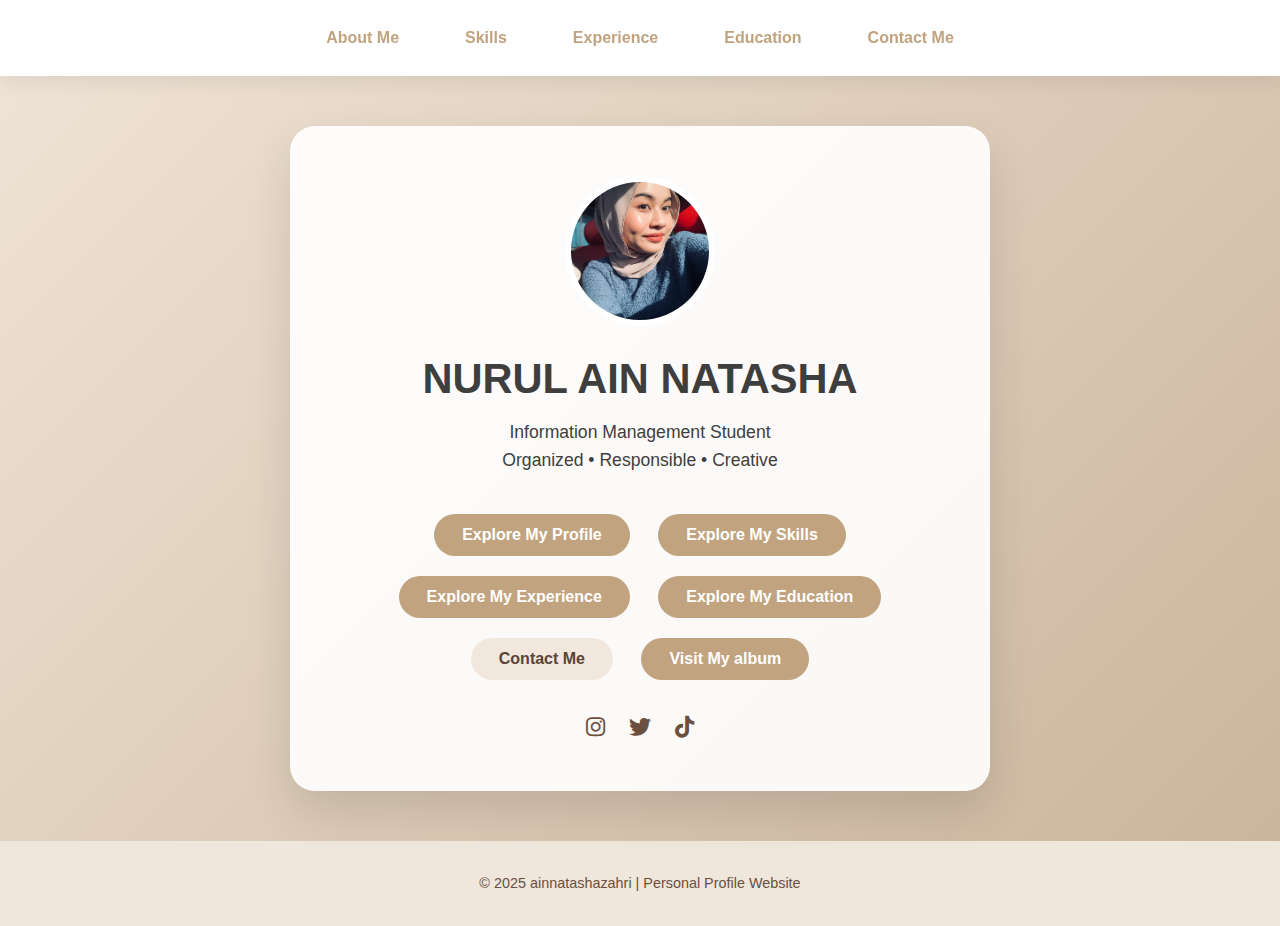
<file: index.html>
<!DOCTYPE html>
<html lang="en">
<head>
<meta charset="UTF-8">
<meta name="viewport" content="width=device-width, initial-scale=1.0">
<title>Welcome | Nurul Ain Natasha</title>

<!-- FONT AWESOME -->
<link rel="stylesheet" href="https://cdnjs.cloudflare.com/ajax/libs/font-awesome/6.5.0/css/all.min.css">

<style>
:root{
    --primary:#c1a37f;
    --secondary:#f1e7dc;
    --accent:#d6c2aa;
    --bg:#faf7f3;
    --card:#ffffff;
    --text:#3e3e3e;
}

*{
    box-sizing:border-box;
}

body{
    margin:0;
    font-family:'Segoe UI',sans-serif;
    background:var(--bg);
    color:var(--text);
}

/* NAVIGATION */
nav{
    position:sticky;
    top:0;
    background:#ffffff;
    box-shadow:0 5px 20px rgba(0,0,0,0.08);
    z-index:1000;
}

.nav-container{
    display:flex;
    justify-content:center;
    padding:15px 0;
    flex-wrap:wrap;
}

.nav-container a{
    text-decoration:none;
    color:var(--primary);
    margin:6px 15px;
    font-weight:600;
    padding:8px 18px;
    border-radius:25px;
    transition:0.3s;
}

.nav-container a:hover{
    background:var(--primary);
    color:white;
}

/* HERO SECTION */
.hero{
    min-height:85vh;
    display:flex;
    align-items:center;
    justify-content:center;
    text-align:center;
    background:linear-gradient(135deg,#efe3d5,#cbb59c);
    padding:40px 10%;
}

.hero-card{
    background:rgba(255,255,255,0.9);
    padding:50px 40px;
    border-radius:25px;
    box-shadow:0 20px 45px rgba(0,0,0,0.12);
    max-width:700px;
}

.hero img{
    width:150px;
    height:150px;
    border-radius:50%;
    object-fit:cover;
    border:6px solid white;
    margin-bottom:25px;
}

.hero h1{
    margin:0;
    font-size:2.6em;
}

.hero p{
    margin:15px 0 30px;
    font-size:1.1em;
    line-height:1.6;
}

/* BUTTONS */
.hero-buttons a{
    display:inline-block;
    margin:10px 12px;
    padding:12px 28px;
    background:var(--primary);
    color:white;
    text-decoration:none;
    border-radius:30px;
    font-weight:600;
    transition:0.3s;
}

.hero-buttons a.secondary{
    background:var(--secondary);
    color:#5a4435;
}

.hero-buttons a:hover{
    transform:translateY(-3px);
    opacity:0.9;
}

/* SOCIAL */
.social-links{
    margin-top:25px;
}

.social-links a{
    color:#6b4f3f;
    font-size:22px;
    margin:0 10px;
    transition:0.3s;
}

.social-links a:hover{
    opacity:0.6;
}

/* FOOTER */
footer{
    background:#efe6dc;
    text-align:center;
    padding:20px;
    font-size:0.9em;
    color:#6b4f3f;
}
</style>
</head>

<body>

<!-- NAVIGATION -->
<nav>
    <div class="nav-container">
        <a href="about.html">About Me</a>
        <a href="skills.html">Skills</a>
        <a href="experience.html">Experience</a>
        <a href="education.html">Education</a>
        <a href="contact.html">Contact Me</a>
    </div>
</nav>

<!-- HERO / FRONT PAGE -->
<section class="hero">
    <div class="hero-card">
        <img src="profile.jpg" alt="Profile Picture">

        <h1>NURUL AIN NATASHA</h1>
        <p>
        Information Management Student <br>
        Organized • Responsible • Creative
        </p>

        <div class="hero-buttons">
            <a href="about.html">Explore My Profile</a>
            <a href="skills.html">Explore My Skills</a>
            <a href="experience.html">Explore My Experience</a>
            <a href="education.html">Explore My Education</a>
            <a href="contact.html" class="secondary">Contact Me</a>
            <a href="gallery.html">Visit My album</a/a>
        </div>

        <div class="social-links">
            <a href="https://www.instagram.com/aainzhri" target="_blank"><i class="fab fa-instagram"></i></a>
            <a href="https://www.twitter.com/aainzhri" target="_blank"><i class="fab fa-twitter"></i></a>
            <a href="https://www.tiktok.com/herdaisy3" target="_blank"><i class="fab fa-tiktok"></i></a>
        </div>
    </div>
</section>

<footer>
<p>© 2025 ainnatashazahri | Personal Profile Website</p>
</footer>

</body>

</html>
</file>
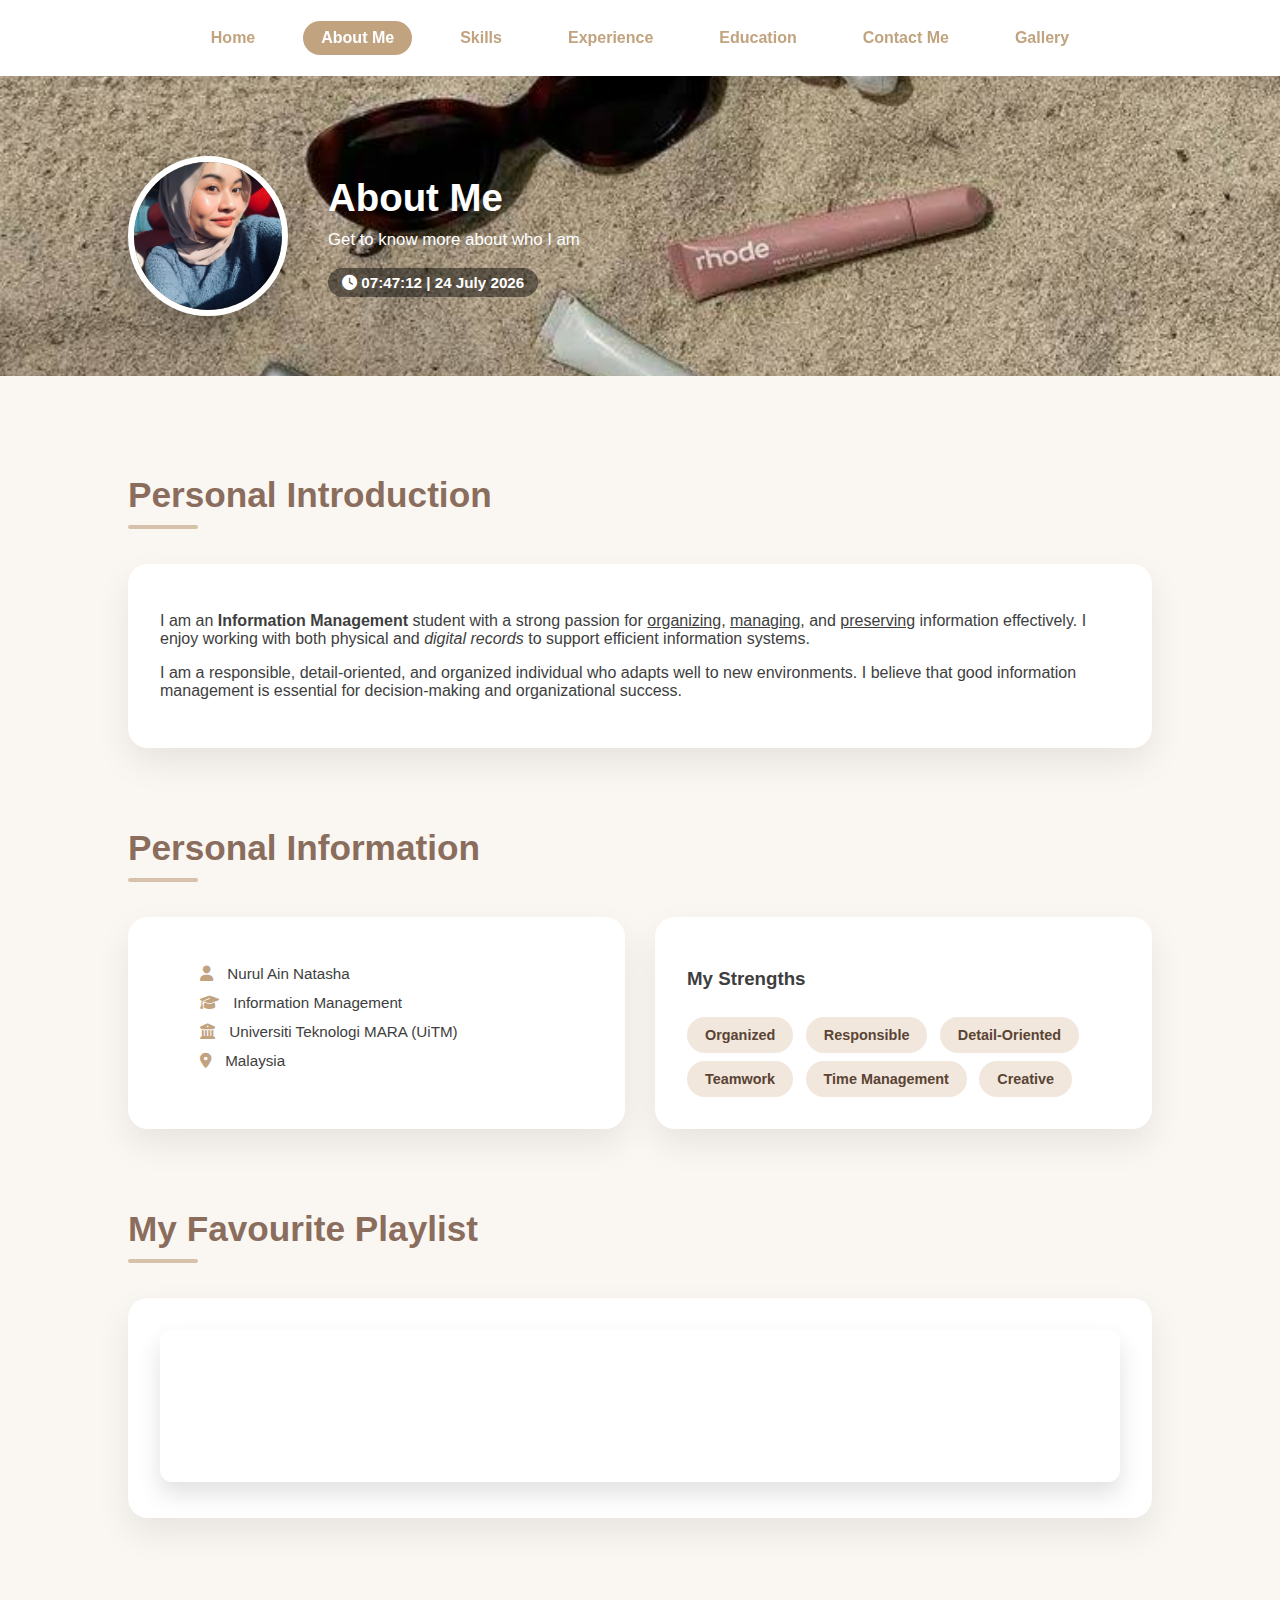
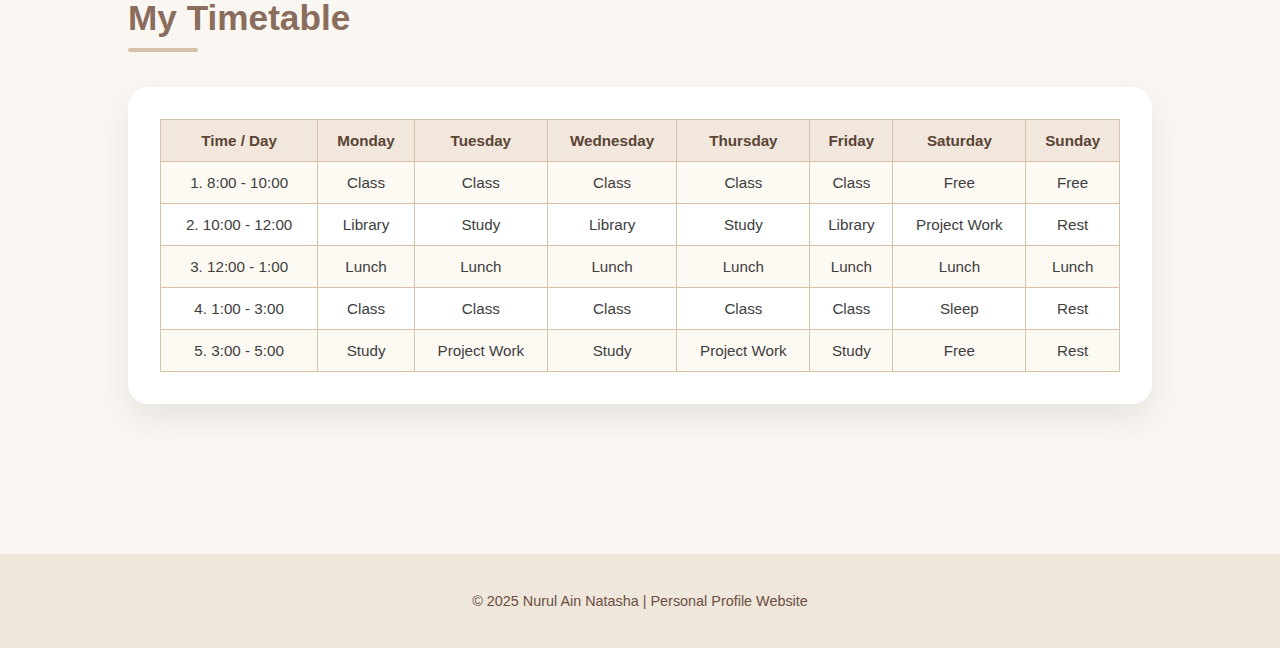
<file: about.html>
<!DOCTYPE html>
<html lang="en">
<head>
<meta charset="UTF-8">
<meta name="viewport" content="width=device-width, initial-scale=1.0">
<title>About Me | Nurul Ain Natasha</title>

<!-- FONT AWESOME -->
<link rel="stylesheet" href="https://cdnjs.cloudflare.com/ajax/libs/font-awesome/6.5.0/css/all.min.css">

<style>
:root{
    --primary:#c1a37f;
    --secondary:#f1e7dc;
    --accent:#d6c2aa;
    --bg:#faf7f3;
    --card:#ffffff;
    --text:#3e3e3e;
}

*{
    box-sizing:border-box;
}

body{
    margin:0;
    font-family:'Segoe UI',sans-serif;
    background:var(--bg);
    color:var(--text);
}

/* NAVIGATION */
nav{
    position:sticky;
    top:0;
    background:#ffffff;
    box-shadow:0 5px 20px rgba(0,0,0,0.08);
    z-index:1000;
}

.nav-container{
    display:flex;
    justify-content:center;
    padding:15px 0;
    flex-wrap:wrap;
}

.nav-container a{
    text-decoration:none;
    color:var(--primary);
    margin:6px 15px;
    font-weight:600;
    padding:8px 18px;
    border-radius:25px;
    transition:0.3s;
}

.nav-container a:hover,
.nav-container a.active{
    background:var(--primary);
    color:white;
}

/* HEADER */
header{
    position: relative;
    padding: 80px 10% 60px;
    color: white;
    background: url('background.jpg') center/cover no-repeat;
}

header::before{
    content: '';
    position: absolute;
    top:0;
    left:0;
    width:100%;
    height:100%;
}

.header-wrapper{
    display:flex;
    align-items:center;
    gap:40px;
    flex-wrap:wrap;
    position: relative;
    z-index: 1;
}

.header-wrapper img{
    width:160px;
    height:160px;
    border-radius:50%;
    object-fit:cover;
    border:6px solid white;
    box-shadow:0 15px 30px rgba(0,0,0,0.25);
}

.header-text h1{
    margin:0;
    font-size:2.4em;
}

.header-text p{
    margin:10px 0 18px;
    font-size:1.05em;
}

/* ===== TAMBAHAN CLOCK STYLE (SAHAJA) ===== */
.clock-date{
    font-size:0.95em;
    background:rgba(0,0,0,0.45);
    display:inline-block;
    padding:6px 14px;
    border-radius:20px;
    font-weight:600;
}
/* ======================================== */

/* MAIN */
main{
    padding:70px 10%;
}

/* SECTION */
.section{
    margin-bottom:80px;
}

.section-title{
    font-size:2.2em;
    color:#8a6d5c;
    margin-bottom:35px;
}

.section-title::after{
    content:'';
    width:70px;
    height:4px;
    background:var(--accent);
    display:block;
    margin-top:10px;
    border-radius:10px;
}

/* CARD */
.card{
    background:var(--card);
    padding:32px;
    border-radius:20px;
    box-shadow:0 15px 35px rgba(0,0,0,0.08);
}

/* GRID */
.grid{
    display:grid;
    grid-template-columns:repeat(auto-fit,minmax(260px,1fr));
    gap:30px;
}

/* INFO LIST */
.info-list li{
    list-style:none;
    margin-bottom:12px;
    font-size:0.95em;
}

.info-list i{
    color:var(--primary);
    margin-right:10px;
}

/* STRENGTH TAG */
.tags span{
    display:inline-block;
    background:var(--secondary);
    padding:10px 18px;
    border-radius:20px;
    margin:8px 8px 0 0;
    font-size:0.9em;
    font-weight:600;
    color:#5a4435;
}

/* PLAYLIST */
.playlist iframe{
    width:100%;
    height:152px;
    border:none;
    border-radius:12px;
    box-shadow:0 12px 25px rgba(0,0,0,0.12);
}

/* TIMETABLE */
.timetable table{
    width:100%;
    border-collapse:collapse;
}

.timetable th, .timetable td{
    border:1px solid #d6c2aa;
    padding:12px 10px;
    text-align:center;
    font-size:0.95em;
}

.timetable th{
    background:var(--secondary);
    color:#5a4435;
}

.timetable td{
    background:#fff;
}

.timetable tr:nth-child(even) td{
    background:#fdf9f3;
}

/* FOOTER */
footer{
    background:#efe6dc;
    text-align:center;
    padding:25px;
    font-size:0.9em;
    color:#6b4f3f;
}
</style>
</head>

<body>

<nav>
    <div class="nav-container">
        <a href="index.html">Home</a>
        <a href="about.html" class="active">About Me</a>
        <a href="skills.html">Skills</a>
        <a href="experience.html">Experience</a>
        <a href="education.html">Education</a>
        <a href="contact.html">Contact Me</a>
        <a href="gallery.html">Gallery</a>
    </div>
</nav>

<header>
<div class="header-wrapper">
    <img src="profile.jpg" alt="Profile Picture">
    <div class="header-text">
        <h1>About Me</h1>
        <p>Get to know more about who I am</p>

        <!-- TAMBAHAN CLOCK + DATE -->
        <div class="clock-date">
            <i class="fas fa-clock"></i>
            <span id="time"></span> |
            <span id="date"></span>
        </div>
    </div>
</div>
</header>

<main>

<section class="section">
<h2 class="section-title">Personal Introduction</h2>
<div class="card">
<p>
I am an <strong>Information Management</strong> student with a strong passion for 
<u>organizing</u>, <u>managing</u>, and <u>preserving</u> information effectively. 
I enjoy working with both physical and <em>digital records</em> to support efficient information systems.

</p>
<p>
I am a responsible, detail-oriented, and organized individual who adapts well
to new environments. I believe that good information management is essential
for decision-making and organizational success.
</p>
</div>
</section>

<section class="section">
<h2 class="section-title">Personal Information</h2>
<div class="grid">
    <div class="card">
        <ul class="info-list">
            <li><i class="fas fa-user"></i> Nurul Ain Natasha</li>
            <li><i class="fas fa-graduation-cap"></i> Information Management</li>
            <li><i class="fas fa-university"></i> Universiti Teknologi MARA (UiTM)</li>
            <li><i class="fas fa-map-marker-alt"></i> Malaysia</li>
        </ul>
    </div>

    <div class="card">
        <h3>My Strengths</h3>
        <div class="tags">
            <span>Organized</span>
            <span>Responsible</span>
            <span>Detail-Oriented</span>
            <span>Teamwork</span>
            <span>Time Management</span>
            <span>Creative</span>
        </div>
    </div>
</div>
</section>

<section class="section">
<h2 class="section-title">My Favourite Playlist</h2>
<div class="card playlist">
    <iframe src="https://open.spotify.com/embed/playlist/10SN5xomBNlO8tjuvLmrgP?utm_source=generator"
    loading="lazy"></iframe>
</div>
</section>

<section class="section">
<h2 class="section-title">My Timetable</h2>

<div class="card timetable">
<table>
    <tr>
        <th>Time / Day</th>
        <th>Monday</th>
        <th>Tuesday</th>
        <th>Wednesday</th>
        <th>Thursday</th>
        <th>Friday</th>
        <th>Saturday</th>
        <th>Sunday</th>
    </tr>
    <tr>
        <td>1. 8:00 - 10:00</td>
        <td>Class</td>
        <td>Class</td>
        <td>Class</td>
        <td>Class</td>
        <td>Class</td>
        <td>Free</td>
        <td>Free</td>
    </tr>
    <tr>
        <td>2. 10:00 - 12:00</td>
        <td>Library</td>
        <td>Study</td>
        <td>Library</td>
        <td>Study</td>
        <td>Library</td>
        <td>Project Work</td>
        <td>Rest</td>
    </tr>
    <tr>
        <td>3. 12:00 - 1:00</td>
        <td>Lunch</td>
        <td>Lunch</td>
        <td>Lunch</td>
        <td>Lunch</td>
        <td>Lunch</td>
        <td>Lunch</td>
        <td>Lunch</td>
    </tr>
    <tr>
        <td>4. 1:00 - 3:00</td>
        <td>Class</td>
        <td>Class</td>
        <td>Class</td>
        <td>Class</td>
        <td>Class</td>
        <td>Sleep</td>
        <td>Rest</td>
    </tr>
    <tr>
        <td>5. 3:00 - 5:00</td>
        <td>Study</td>
        <td>Project Work</td>
        <td>Study</td>
        <td>Project Work</td>
        <td>Study</td>
        <td>Free</td>
        <td>Rest</td>
    </tr>
</table>
</div>
</section>

</main>

<footer>
<p>© 2025 Nurul Ain Natasha | Personal Profile Website</p>
</footer>

<!-- SCRIPT CLOCK (SAHAJA) -->
<script>
function updateClock(){
    const now = new Date();
    document.getElementById("time").innerHTML = now.toLocaleTimeString('en-GB');
    document.getElementById("date").innerHTML = now.toLocaleDateString('en-GB',{
        day:'numeric',
        month:'long',
        year:'numeric'
    });
}
setInterval(updateClock,1000);
updateClock();
</script>

</body>
</html>
</file>
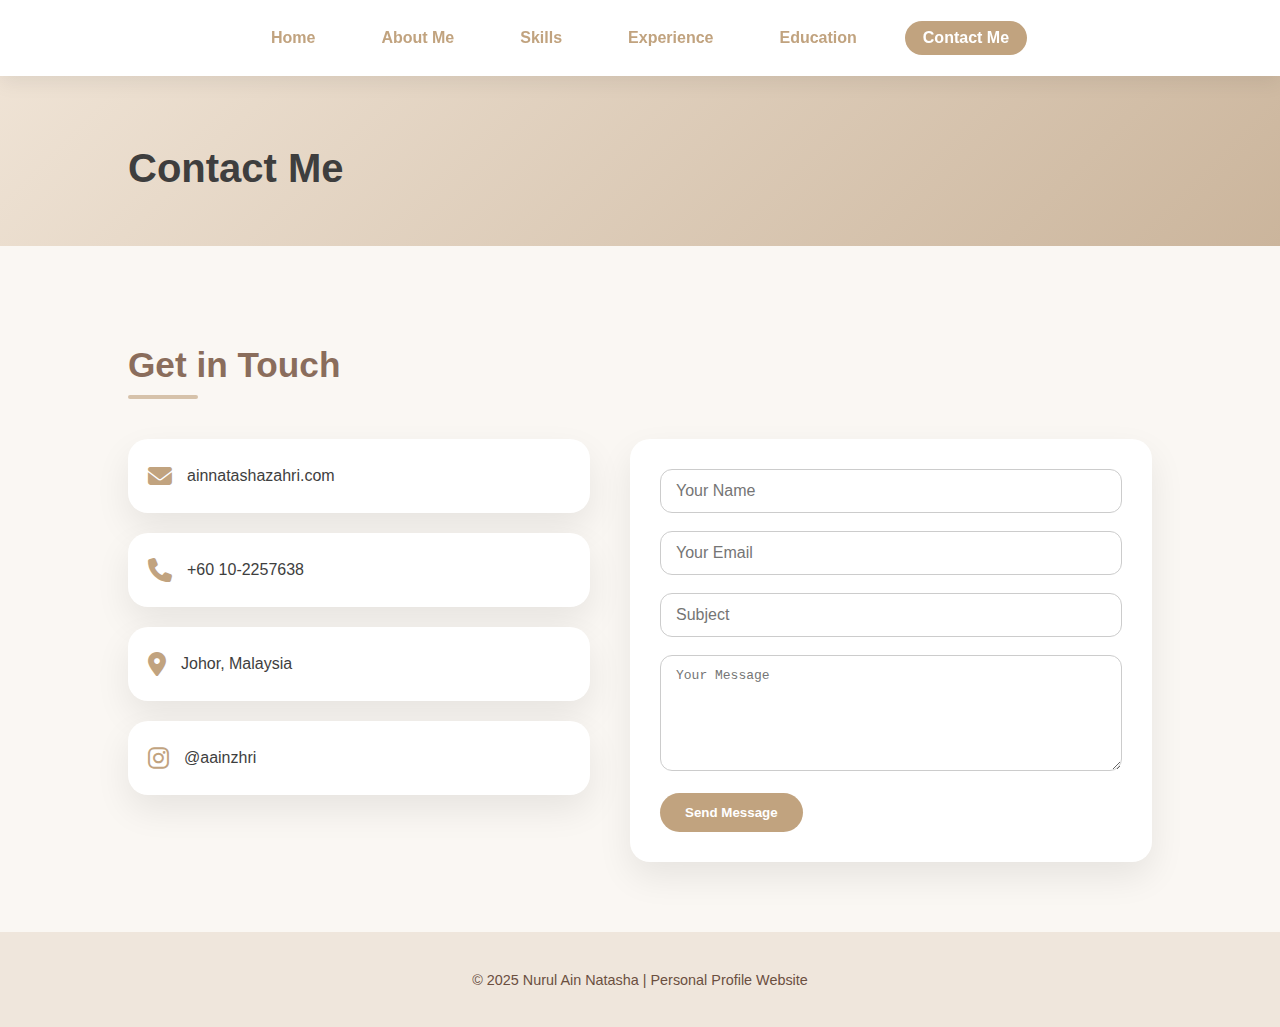
<file: contact.html>
<!DOCTYPE html>
<html lang="en">
<head>
<meta charset="UTF-8">
<meta name="viewport" content="width=device-width, initial-scale=1.0">
<title>Contact Me | Nurul Ain Natasha</title>

<!-- FONT AWESOME -->
<link rel="stylesheet" href="https://cdnjs.cloudflare.com/ajax/libs/font-awesome/6.5.0/css/all.min.css">

<style>
:root{
    --primary:#c1a37f;
    --secondary:#f1e7dc;
    --accent:#d6c2aa;
    --bg:#faf7f3;
    --card:#ffffff;
    --text:#3e3e3e;
}

*{
    box-sizing:border-box;
}

body{
    margin:0;
    font-family:'Segoe UI',sans-serif;
    background:var(--bg);
    color:var(--text);
}

/* NAVIGATION */
nav{
    position:sticky;
    top:0;
    background:#ffffff;
    box-shadow:0 5px 20px rgba(0,0,0,0.08);
    z-index:1000;
}

.nav-container{
    display:flex;
    justify-content:center;
    padding:15px 0;
    flex-wrap:wrap;
}

.nav-container a{
    text-decoration:none;
    color:var(--primary);
    margin:6px 15px;
    font-weight:600;
    padding:8px 18px;
    border-radius:25px;
    transition:0.3s;
}

.nav-container a:hover,
.nav-container a.active{
    background:var(--primary);
    color:white;
}

/* HEADER */
header{
    background:linear-gradient(135deg,#efe3d5,#cbb59c);
    padding:70px 10% 55px;
}

header h1{
    margin:0;
    font-size:2.5em;
}

/* MAIN */
main{
    padding:70px 10%;
}

/* SECTION TITLE */
.section-title{
    font-size:2.2em;
    color:#8a6d5c;
    margin-bottom:40px;
}

.section-title::after{
    content:'';
    width:70px;
    height:4px;
    background:var(--accent);
    display:block;
    margin-top:10px;
    border-radius:10px;
}

/* CONTACT CONTAINER */
.contact-container{
    display:flex;
    gap:40px;
    flex-wrap:wrap;
}

/* CONTACT INFO */
.contact-info{
    flex:1;
    min-width:280px;
}

.contact-info div{
    background:var(--card);
    padding:25px 20px;
    border-radius:20px;
    box-shadow:0 15px 35px rgba(0,0,0,0.08);
    margin-bottom:20px;
    display:flex;
    align-items:center;
    gap:15px;
}

.contact-info div i{
    font-size:1.5em;
    color:var(--primary);
}

/* CONTACT FORM */
.contact-form{
    flex:1;
    min-width:280px;
    background:var(--card);
    padding:30px;
    border-radius:20px;
    box-shadow:0 15px 35px rgba(0,0,0,0.08);
}

.contact-form input,
.contact-form textarea{
    width:100%;
    padding:12px 15px;
    margin-bottom:18px;
    border:1px solid #ccc;
    border-radius:12px;
    font-size:1em;
}

.contact-form button{
    padding:12px 25px;
    background:var(--primary);
    color:white;
    border:none;
    border-radius:25px;
    font-weight:600;
    cursor:pointer;
    transition:0.3s;
}

.contact-form button:hover{
    opacity:0.9;
}

/* FOOTER */
footer{
    background:#efe6dc;
    text-align:center;
    padding:25px;
    font-size:0.9em;
    color:#6b4f3f;
}
</style>
</head>

<body>

<!-- NAVIGATION -->
<nav>
    <div class="nav-container">
        <a href="index.html">Home</a>
        <a href="about.html">About Me</a>
        <a href="skills.html">Skills</a>
        <a href="experience.html">Experience</a>
        <a href="education.html">Education</a>
        <a href="contact.html" class="active">Contact Me</a>
    </div>
</nav>

<!-- HEADER -->
<header>
    <h1>Contact Me</h1>
</header>

<!-- MAIN -->
<main>

<h2 class="section-title">Get in Touch</h2>

<div class="contact-container">

    <!-- CONTACT INFO -->
    <div class="contact-info">
        <div>
            <i class="fas fa-envelope"></i>
            <span>ainnatashazahri.com</span>
        </div>
        <div>
            <i class="fas fa-phone"></i>
            <span>+60 10-2257638</span>
        </div>
        <div>
            <i class="fas fa-map-marker-alt"></i>
            <span>Johor, Malaysia</span>
        </div>
        <div>
            <i class="fab fa-instagram"></i>
            <span>@aainzhri</span>
        </div>
    </div>

    <!-- CONTACT FORM -->
    <div class="contact-form">
        <form action="#" method="post">
            <input type="text" name="name" placeholder="Your Name" required>
            <input type="email" name="email" placeholder="Your Email" required>
            <input type="text" name="subject" placeholder="Subject" required>
            <textarea name="message" rows="6" placeholder="Your Message" required></textarea>
            <button type="submit">Send Message</button>
        </form>
    </div>

</div>

</main>

<footer>
<p>© 2025 Nurul Ain Natasha | Personal Profile Website</p>
</footer>

</body>
</html>
</file>
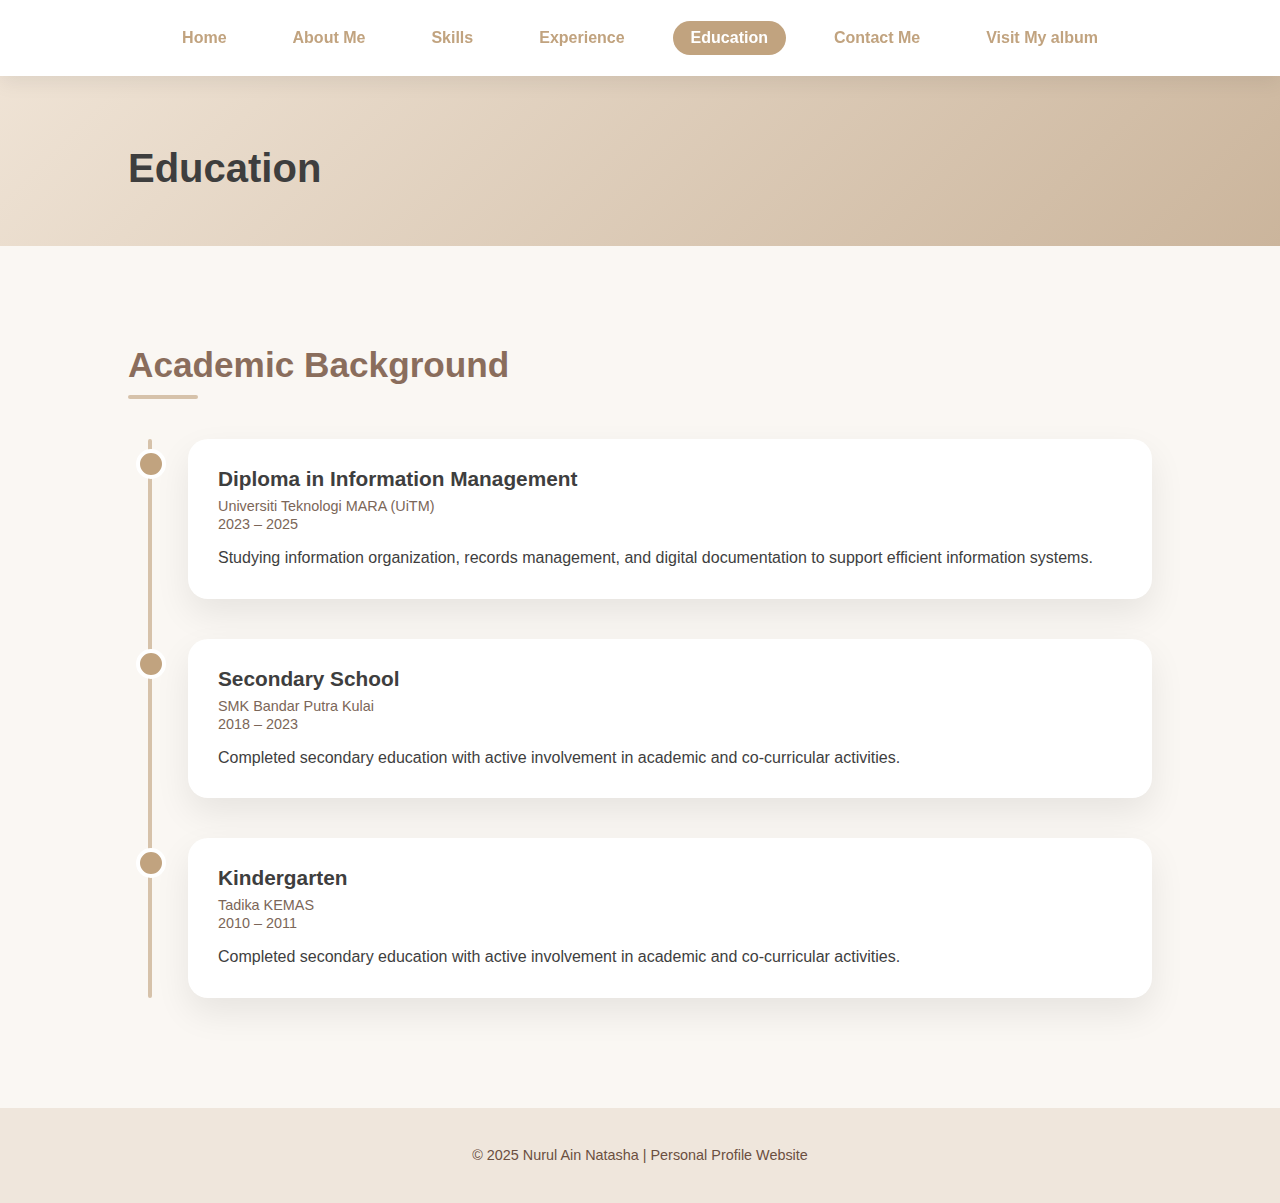
<file: education.html>
<!DOCTYPE html>
<html lang="en">
<head>
<meta charset="UTF-8">
<meta name="viewport" content="width=device-width, initial-scale=1.0">
<title>Education | Nurul Ain Natasha</title>

<!-- FONT AWESOME -->
<link rel="stylesheet" href="https://cdnjs.cloudflare.com/ajax/libs/font-awesome/6.5.0/css/all.min.css">

<style>
:root{
    --primary:#c1a37f;
    --secondary:#f1e7dc;
    --accent:#d6c2aa;
    --bg:#faf7f3;
    --card:#ffffff;
    --text:#3e3e3e;
}

*{
    box-sizing:border-box;
}

body{
    margin:0;
    font-family:'Segoe UI',sans-serif;
    background:var(--bg);
    color:var(--text);
}

/* NAVIGATION */
nav{
    position:sticky;
    top:0;
    background:#ffffff;
    box-shadow:0 5px 20px rgba(0,0,0,0.08);
    z-index:1000;
}

.nav-container{
    display:flex;
    justify-content:center;
    padding:15px 0;
    flex-wrap:wrap;
}

.nav-container a{
    text-decoration:none;
    color:var(--primary);
    margin:6px 15px;
    font-weight:600;
    padding:8px 18px;
    border-radius:25px;
    transition:0.3s;
}

.nav-container a:hover,
.nav-container a.active{
    background:var(--primary);
    color:white;
}

/* HEADER */
header{
    background:linear-gradient(135deg,#efe3d5,#cbb59c);
    padding:70px 10% 55px;
}

header h1{
    margin:0;
    font-size:2.5em;
}

/* MAIN */
main{
    padding:70px 10%;
}

/* SECTION */
.section-title{
    font-size:2.2em;
    color:#8a6d5c;
    margin-bottom:40px;
}

.section-title::after{
    content:'';
    width:70px;
    height:4px;
    background:var(--accent);
    display:block;
    margin-top:10px;
    border-radius:10px;
}

/* TIMELINE */
.timeline{
    position:relative;
    margin-left:20px;
}

.timeline::before{
    content:'';
    position:absolute;
    left:0;
    top:0;
    width:4px;
    height:100%;
    background:var(--accent);
    border-radius:10px;
}

.timeline-item{
    position:relative;
    padding-left:40px;
    margin-bottom:40px;
}

.timeline-item::before{
    content:'';
    position:absolute;
    left:-12px;
    top:10px;
    width:22px;
    height:22px;
    background:var(--primary);
    border-radius:50%;
    border:4px solid white;
}

/* CARD */
.card{
    background:var(--card);
    padding:28px 30px;
    border-radius:20px;
    box-shadow:0 15px 35px rgba(0,0,0,0.08);
}

.card h3{
    margin-top:0;
    margin-bottom:6px;
    font-size:1.3em;
}

.card span{
    font-size:0.9em;
    color:#7b6658;
}

.card p{
    margin:12px 0 0;
    line-height:1.6;
}

/* FOOTER */
footer{
    background:#efe6dc;
    text-align:center;
    padding:25px;
    font-size:0.9em;
    color:#6b4f3f;
}
</style>
</head>

<body>

<!-- NAVIGATION -->
<nav>
    <div class="nav-container">
        <a href="index.html">Home</a>
        <a href="about.html">About Me</a>
        <a href="skills.html">Skills</a>
        <a href="experience.html">Experience</a>
        <a href="education.html" class="active">Education</a>
        <a href="contact.html">Contact Me</a>
        <a href="gallery.html">Visit My album</a>
    </div>
</nav>

<!-- HEADER -->
<header>
    <h1>Education</h1>
</header>

<!-- MAIN -->
<main>

<h2 class="section-title">Academic Background</h2>

<div class="timeline">

    <div class="timeline-item">
        <div class="card">
            <h3>Diploma in Information Management</h3>
            <span>Universiti Teknologi MARA (UiTM)</span><br>
            <span>2023 – 2025</span>
            <p>
            Studying information organization, records management, and digital
            documentation to support efficient information systems.
            </p>
        </div>
    </div>

    
    <div class="timeline-item">
        <div class="card">
            <h3>Secondary School</h3>
            <span>SMK Bandar Putra Kulai</span><br>
            <span>2018 – 2023</span>
            <p>
            Completed secondary education with active involvement in academic
            and co-curricular activities.
            </p>
        </div>
    </div>

<div class="timeline-item">
        <div class="card">
            <h3>Kindergarten</h3>
            <span>Tadika KEMAS</span><br>
            <span>2010 – 2011</span>
            <p>
            Completed secondary education with active involvement in academic
            and co-curricular activities.
            </p>
        </div>
    </div>
</div>

</main>

<footer>
<p>© 2025 Nurul Ain Natasha | Personal Profile Website</p>
</footer>

</body>
</html>
</file>
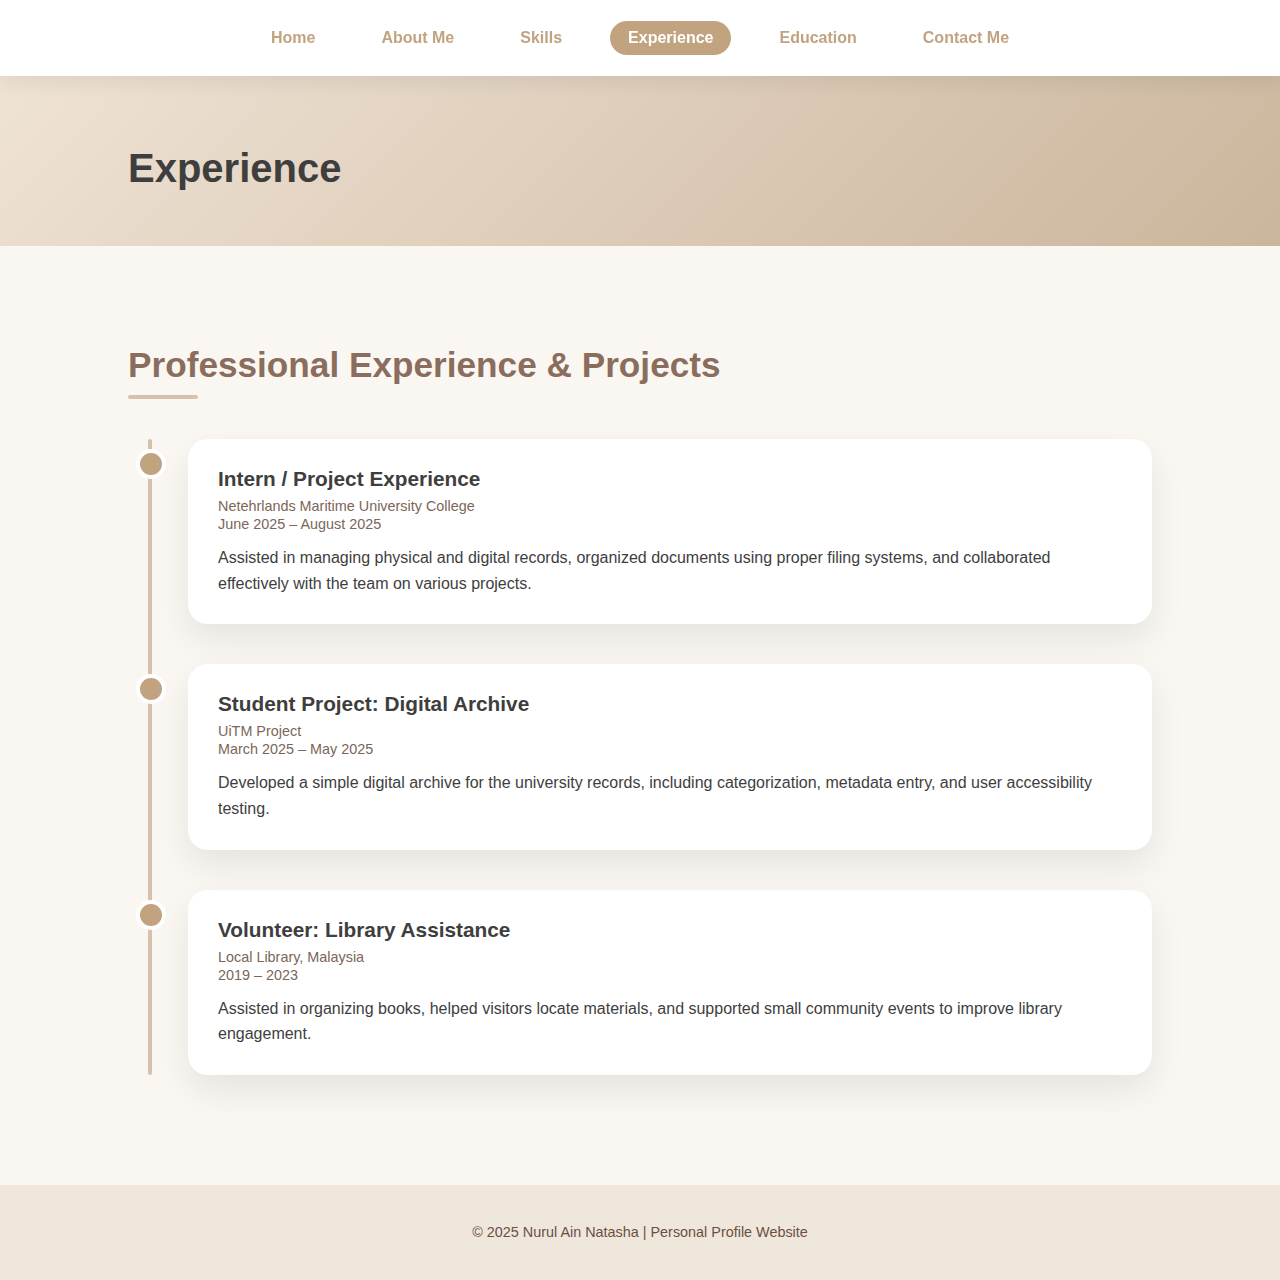
<file: experience.html>
<!DOCTYPE html>
<html lang="en">
<head>
<meta charset="UTF-8">
<meta name="viewport" content="width=device-width, initial-scale=1.0">
<title>Experience | Nurul Ain Natasha</title>

<!-- FONT AWESOME -->
<link rel="stylesheet" href="https://cdnjs.cloudflare.com/ajax/libs/font-awesome/6.5.0/css/all.min.css">

<style>
:root{
    --primary:#c1a37f;
    --secondary:#f1e7dc;
    --accent:#d6c2aa;
    --bg:#faf7f3;
    --card:#ffffff;
    --text:#3e3e3e;
}

*{
    box-sizing:border-box;
}

body{
    margin:0;
    font-family:'Segoe UI',sans-serif;
    background:var(--bg);
    color:var(--text);
}

/* NAVIGATION */
nav{
    position:sticky;
    top:0;
    background:#ffffff;
    box-shadow:0 5px 20px rgba(0,0,0,0.08);
    z-index:1000;
}

.nav-container{
    display:flex;
    justify-content:center;
    padding:15px 0;
    flex-wrap:wrap;
}

.nav-container a{
    text-decoration:none;
    color:var(--primary);
    margin:6px 15px;
    font-weight:600;
    padding:8px 18px;
    border-radius:25px;
    transition:0.3s;
}

.nav-container a:hover,
.nav-container a.active{
    background:var(--primary);
    color:white;
}

/* HEADER */
header{
    background:linear-gradient(135deg,#efe3d5,#cbb59c);
    padding:70px 10% 55px;
}

header h1{
    margin:0;
    font-size:2.5em;
}

/* MAIN */
main{
    padding:70px 10%;
}

/* SECTION TITLE */
.section-title{
    font-size:2.2em;
    color:#8a6d5c;
    margin-bottom:40px;
}

.section-title::after{
    content:'';
    width:70px;
    height:4px;
    background:var(--accent);
    display:block;
    margin-top:10px;
    border-radius:10px;
}

/* TIMELINE */
.timeline{
    position:relative;
    margin-left:20px;
}

.timeline::before{
    content:'';
    position:absolute;
    left:0;
    top:0;
    width:4px;
    height:100%;
    background:var(--accent);
    border-radius:10px;
}

.timeline-item{
    position:relative;
    padding-left:40px;
    margin-bottom:40px;
}

.timeline-item::before{
    content:'';
    position:absolute;
    left:-12px;
    top:10px;
    width:22px;
    height:22px;
    background:var(--primary);
    border-radius:50%;
    border:4px solid white;
}

/* CARD */
.card{
    background:var(--card);
    padding:28px 30px;
    border-radius:20px;
    box-shadow:0 15px 35px rgba(0,0,0,0.08);
}

.card h3{
    margin-top:0;
    margin-bottom:6px;
    font-size:1.3em;
}

.card span{
    font-size:0.9em;
    color:#7b6658;
}

.card p{
    margin:12px 0 0;
    line-height:1.6;
}

/* FOOTER */
footer{
    background:#efe6dc;
    text-align:center;
    padding:25px;
    font-size:0.9em;
    color:#6b4f3f;
}
</style>
</head>

<body>

<!-- NAVIGATION -->
<nav>
    <div class="nav-container">
        <a href="index.html">Home</a>
        <a href="about.html">About Me</a>
        <a href="skills.html">Skills</a>
        <a href="experience.html" class="active">Experience</a>
        <a href="education.html">Education</a>
        <a href="contact.html">Contact Me</a>
    </div>
</nav>

<!-- HEADER -->
<header>
    <h1>Experience</h1>
</header>

<!-- MAIN -->
<main>

<h2 class="section-title">Professional Experience & Projects</h2>

<div class="timeline">

    <div class="timeline-item">
        <div class="card">
            <h3>Intern / Project Experience</h3>
            <span>Netehrlands Maritime University College</span><br>
            <span>June 2025 – August 2025</span>
            <p>
            Assisted in managing physical and digital records, organized documents 
            using proper filing systems, and collaborated effectively with the team 
            on various projects.
            </p>
        </div>
    </div>

    <div class="timeline-item">
        <div class="card">
            <h3>Student Project: Digital Archive</h3>
            <span>UiTM Project</span><br>
            <span>March 2025 – May 2025</span>
            <p>
            Developed a simple digital archive for the university records, including 
            categorization, metadata entry, and user accessibility testing.
            </p>
        </div>
    </div>

    <div class="timeline-item">
        <div class="card">
            <h3>Volunteer: Library Assistance</h3>
            <span>Local Library, Malaysia</span><br>
            <span>2019 – 2023</span>
            <p>
            Assisted in organizing books, helped visitors locate materials, and 
            supported small community events to improve library engagement.
            </p>
        </div>
    </div>

</div>

</main>

<footer>
<p>© 2025 Nurul Ain Natasha | Personal Profile Website</p>
</footer>

</body>
</html>
</file>
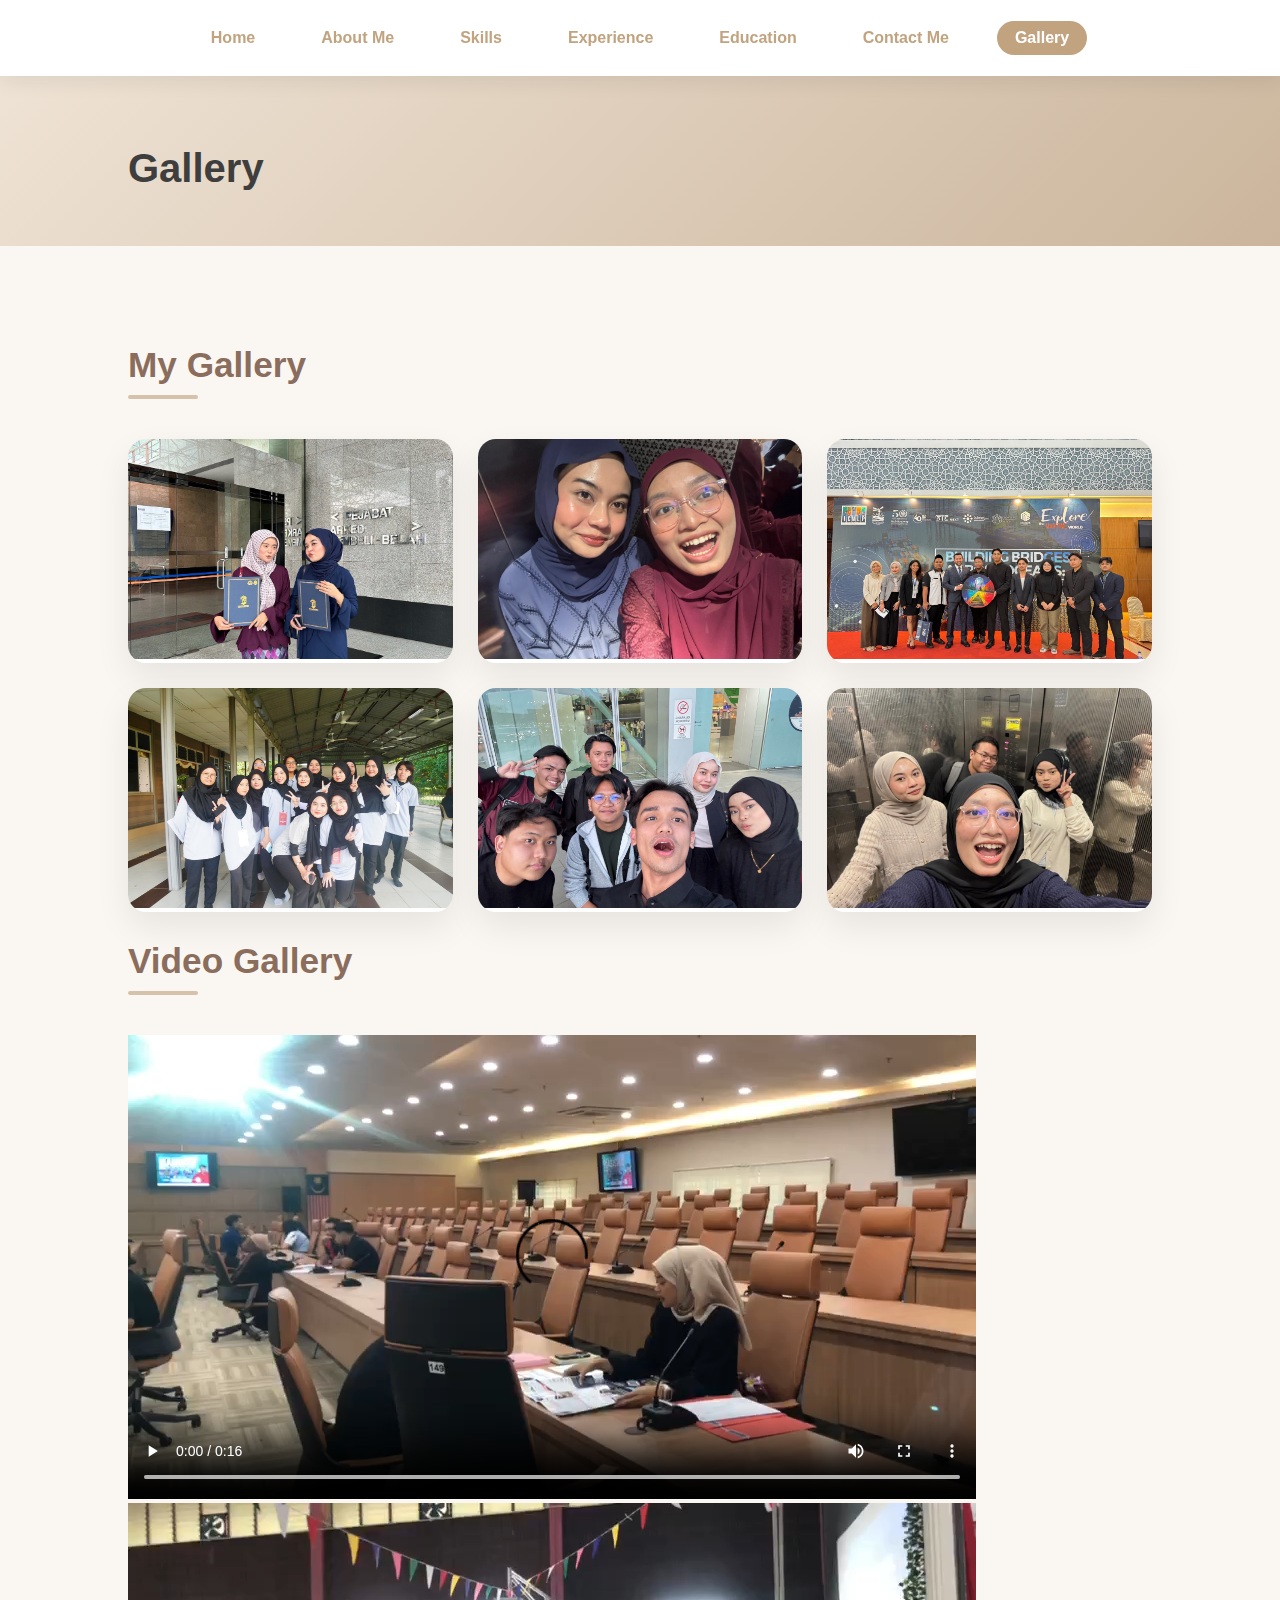
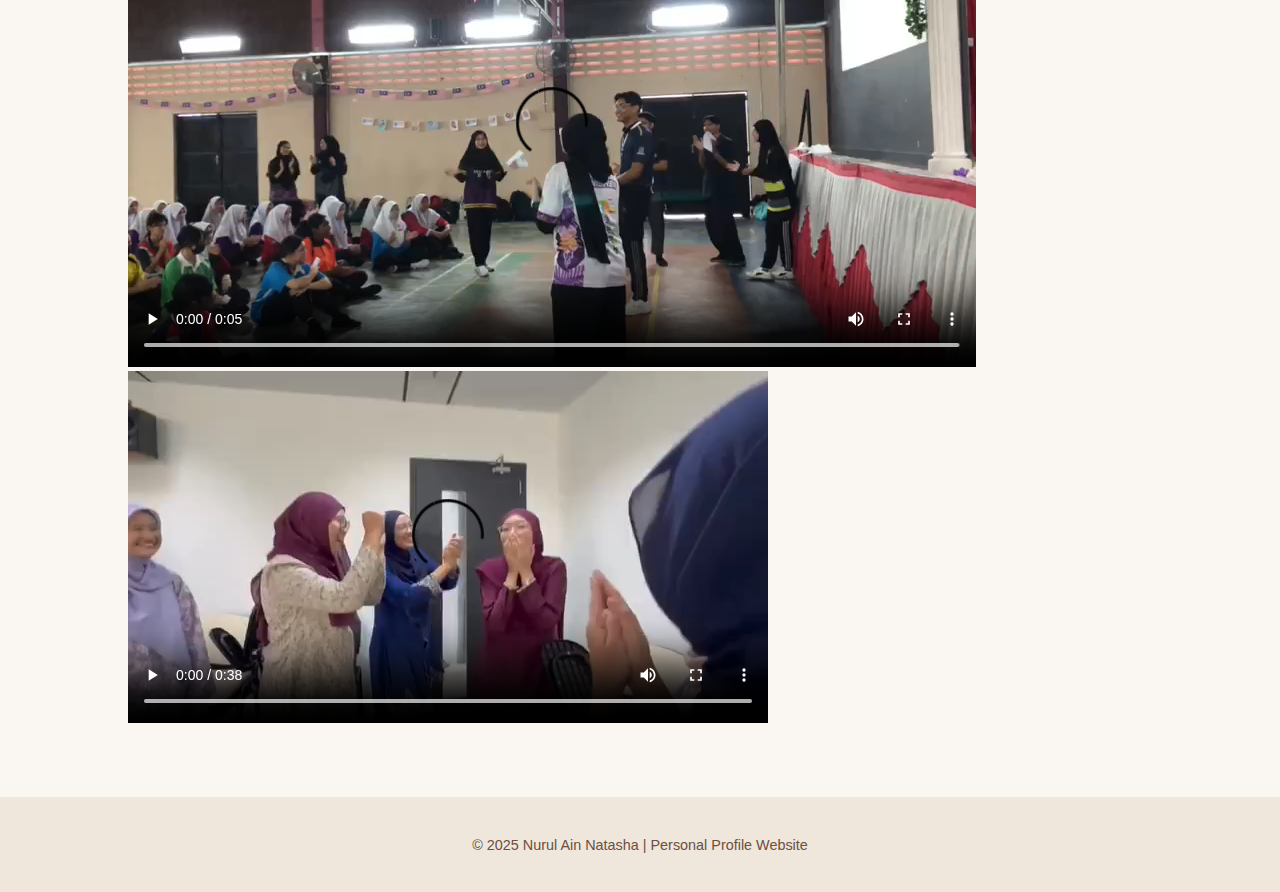
<file: gallery.html>
<!DOCTYPE html>
<html lang="en">
<head>
<meta charset="UTF-8">
<meta name="viewport" content="width=device-width, initial-scale=1.0">
<title>Gallery | Nurul Ain Natasha</title>

<!-- FONT AWESOME -->
<link rel="stylesheet" href="https://cdnjs.cloudflare.com/ajax/libs/font-awesome/6.5.0/css/all.min.css">

<style>
:root{
    --primary:#c1a37f;
    --secondary:#f1e7dc;
    --accent:#d6c2aa;
    --bg:#faf7f3;
    --card:#ffffff;
    --text:#3e3e3e;
}

*{
    box-sizing:border-box;
}

body{
    margin:0;
    font-family:'Segoe UI',sans-serif;
    background:var(--bg);
    color:var(--text);
}

/* NAVIGATION */
nav{
    position:sticky;
    top:0;
    background:#ffffff;
    box-shadow:0 5px 20px rgba(0,0,0,0.08);
    z-index:1000;
}

.nav-container{
    display:flex;
    justify-content:center;
    padding:15px 0;
    flex-wrap:wrap;
}

.nav-container a{
    text-decoration:none;
    color:var(--primary);
    margin:6px 15px;
    font-weight:600;
    padding:8px 18px;
    border-radius:25px;
    transition:0.3s;
}

.nav-container a:hover,
.nav-container a.active{
    background:var(--primary);
    color:white;
}

/* HEADER */
header{
    background:linear-gradient(135deg,#efe3d5,#cbb59c);
    padding:70px 10% 55px;
}

header h1{
    margin:0;
    font-size:2.5em;
}

/* MAIN */
main{
    padding:70px 10%;
}

/* SECTION TITLE */
.section-title{
    font-size:2.2em;
    color:#8a6d5c;
    margin-bottom:40px;
}

.section-title::after{
    content:'';
    width:70px;
    height:4px;
    background:var(--accent);
    display:block;
    margin-top:10px;
    border-radius:10px;
}

/* GALLERY GRID */
.grid{
    display:grid;
    grid-template-columns:repeat(auto-fit,minmax(250px,1fr));
    gap:25px;
}

/* GALLERY CARD */
.gallery-card{
    background:var(--card);
    border-radius:18px;
    overflow:hidden;
    box-shadow:0 15px 35px rgba(0,0,0,0.08);
    transition:0.3s;
}

.gallery-card img{
    width:100%;
    height:220px;
    object-fit:cover;
    transition:0.4s;
}

.gallery-card img:hover{
    transform:scale(1.08);
}

/* FOOTER */
footer{
    background:#efe6dc;
    text-align:center;
    padding:25px;
    font-size:0.9em;
    color:#6b4f3f;
}
</style>
</head>

<body>

<!-- NAVIGATION -->
<nav>
    <div class="nav-container">
        <a href="index.html">Home</a>
        <a href="about.html">About Me</a>
        <a href="skills.html">Skills</a>
        <a href="experience.html">Experience</a>
        <a href="education.html">Education</a>
        <a href="contact.html">Contact Me</a>
        <a href="gallery.html" class="active">Gallery</a>
    </div>
</nav>

<!-- HEADER -->
<header>
<h1>Gallery</h1>
</header>

<!-- MAIN -->
<main>

<section class="section">
<h2 class="section-title">My Gallery</h2>

<div class="grid gallery">
    <div class="gallery-card">
        <img src="img4.jpg" alt="Gallery Image 1">
    </div>
    <div class="gallery-card">
        <img src="img5.jpg" alt="Gallery Image 2">
    </div>
    <div class="gallery-card">
        <img src="img6.jpg" alt="Gallery Image 3">
    </div>
    <div class="gallery-card">
        <img src="img7.jpg" alt="Gallery Image 4">
    </div>
    <div class="gallery-card">
        <img src="img8.jpg" alt="Gallery Image 5">
    </div>
    <div class="gallery-card">
        <img src="img9.jpg" alt="Gallery Image 6">
    </div>
</div>
<!-- VIDEO GALLERY -->
<section class="section">
<h2 class="section-title">Video Gallery</h2>

<div class="video-grid">
    <div class="video-card">
        <video controls>
            <source src="vid.mp4" type="video/mp4">
            Your browser does not support the video tag.
        </video>
    </div>

    <div class="video-card">
        <video controls>
            <source src="vid2.mp4" type="video/mp4">
            Your browser does not support the video tag.
        </video>
    </div>

    <div class="video-card">
        <video controls>
            <source src="vid3.mp4" type="video/mp4">
            Your browser does not support the video tag.
        </video>
    </div>
</div>
</section>
</section>

</main>

<footer>
<p>© 2025 Nurul Ain Natasha | Personal Profile Website</p>
</footer>

</body>
</html>
</file>
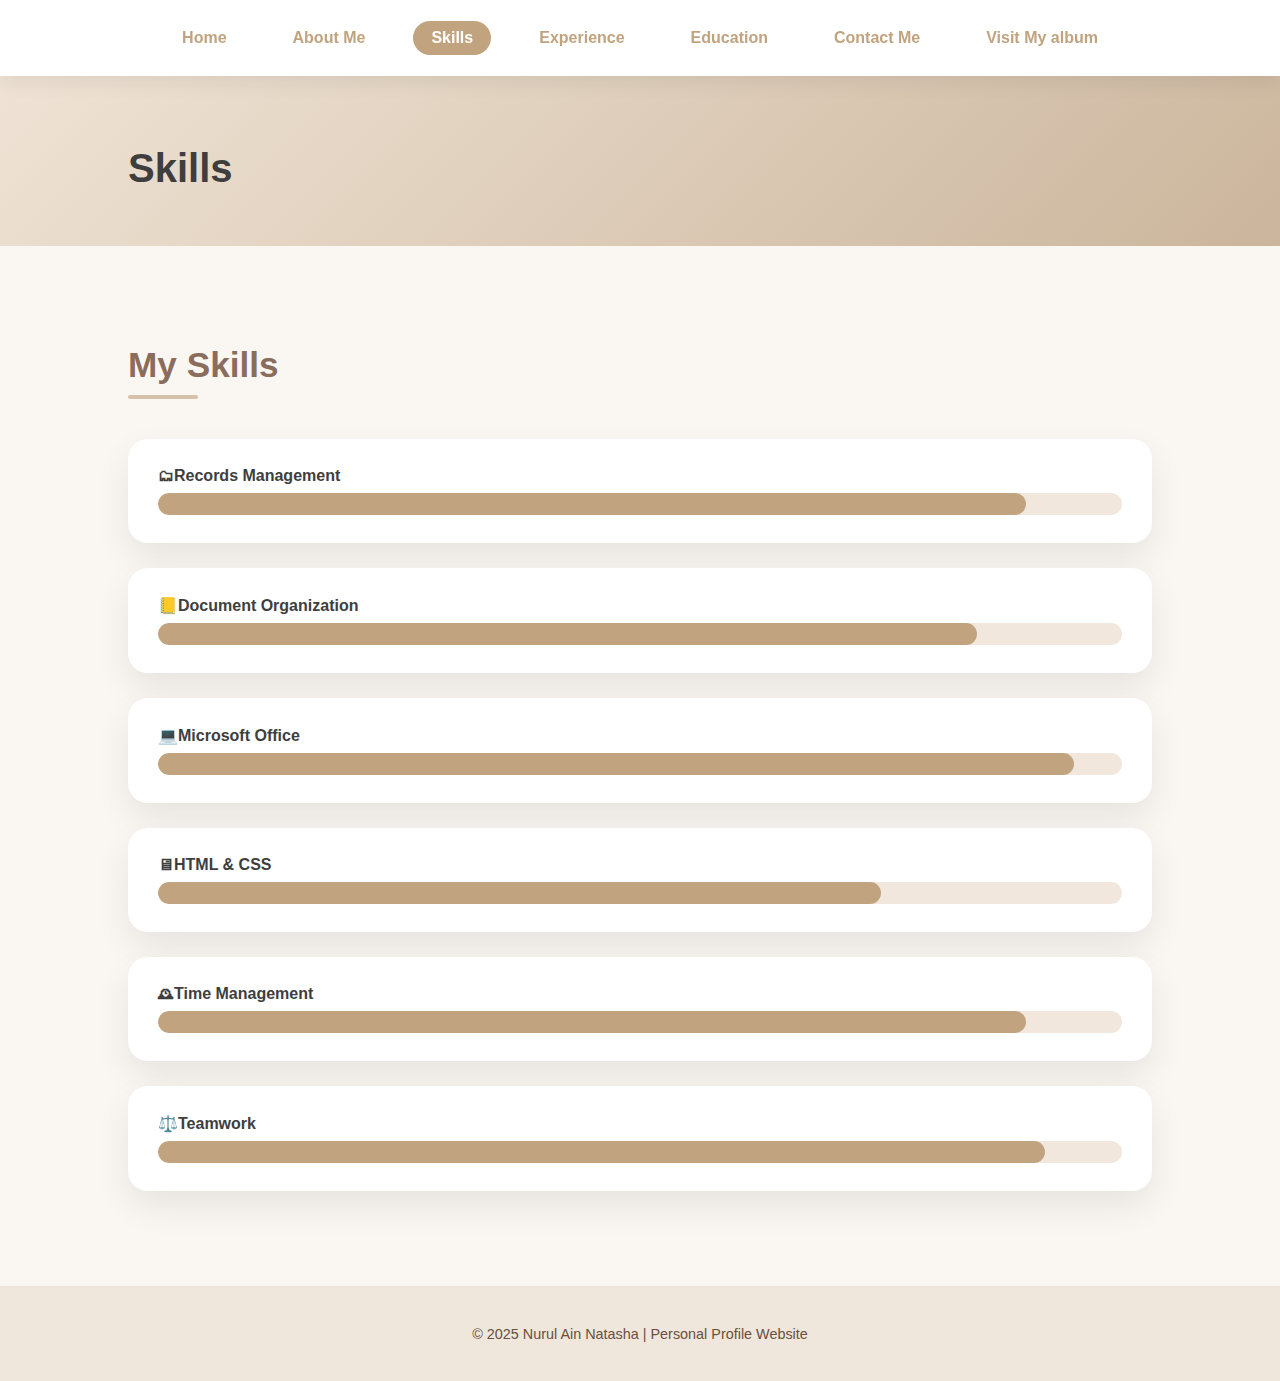
<file: skills.html>
<!DOCTYPE html>
<html lang="en">
<head>
<meta charset="UTF-8">
<meta name="viewport" content="width=device-width, initial-scale=1.0">
<title>Skills | Nurul Ain Natasha</title>

<!-- FONT AWESOME -->
<link rel="stylesheet" href="https://cdnjs.cloudflare.com/ajax/libs/font-awesome/6.5.0/css/all.min.css">

<style>
:root{
    --primary:#c1a37f;
    --secondary:#f1e7dc;
    --accent:#d6c2aa;
    --bg:#faf7f3;
    --card:#ffffff;
    --text:#3e3e3e;
}

*{
    box-sizing:border-box;
}

body{
    margin:0;
    font-family:'Segoe UI',sans-serif;
    background:var(--bg);
    color:var(--text);
}

/* NAVIGATION */
nav{
    position:sticky;
    top:0;
    background:#ffffff;
    box-shadow:0 5px 20px rgba(0,0,0,0.08);
    z-index:1000;
}

.nav-container{
    display:flex;
    justify-content:center;
    padding:15px 0;
    flex-wrap:wrap;
}

.nav-container a{
    text-decoration:none;
    color:var(--primary);
    margin:6px 15px;
    font-weight:600;
    padding:8px 18px;
    border-radius:25px;
    transition:0.3s;
}

.nav-container a:hover,
.nav-container a.active{
    background:var(--primary);
    color:white;
}

/* HEADER */
header{
    background:linear-gradient(135deg,#efe3d5,#cbb59c);
    padding:70px 10% 55px;
}

header h1{
    margin:0;
    font-size:2.5em;
}

/* MAIN */
main{
    padding:70px 10%;
}

/* SECTION */
.section-title{
    font-size:2.2em;
    color:#8a6d5c;
    margin-bottom:40px;
}

.section-title::after{
    content:'';
    width:70px;
    height:4px;
    background:var(--accent);
    display:block;
    margin-top:10px;
    border-radius:10px;
}

/* CARD */
.card{
    background:var(--card);
    padding:28px 30px;
    border-radius:20px;
    box-shadow:0 15px 35px rgba(0,0,0,0.08);
    margin-bottom:25px;
}

/* SKILL BAR */
.skill{
    margin-bottom:25px;
}

.skill p{
    margin:0 0 8px;
    font-weight:600;
}

.skill-bar{
    position:relative;
    height:22px;
    background:var(--secondary);
    border-radius:15px;
    overflow:hidden;
}

.skill-bar span{
    display:block;
    height:100%;
    background:var(--primary);
    width:0%;
    border-radius:15px;
    transition:width 1.5s ease-in-out;
}

/* FOOTER */
footer{
    background:#efe6dc;
    text-align:center;
    padding:25px;
    font-size:0.9em;
    color:#6b4f3f;
}

/* RESPONSIVE */
@media(max-width:600px){
    header h1{
        font-size:2em;
    }
}
</style>
</head>

<body>

<!-- NAVIGATION -->
<nav>
    <div class="nav-container">
        <a href="index.html">Home</a>
        <a href="about.html">About Me</a>
        <a href="skills.html" class="active">Skills</a>
        <a href="experience.html">Experience</a>
        <a href="education.html">Education</a>
        <a href="contact.html">Contact Me</a>
        <a href="gallery.html">Visit My album</a>
    </div>
</nav>

<!-- HEADER -->
<header>
    <h1>Skills</h1>
</header>

<!-- MAIN -->
<main>

<h2 class="section-title">My Skills</h2>

<div class="card skill">
<p>🗂Records Management</p>
<div class="skill-bar"><span style="width:90%"></span></div>
</div>

<div class="card skill">
<p>📒Document Organization</p>
<div class="skill-bar"><span style="width:85%"></span></div>
</div>

<div class="card skill">
<p>💻Microsoft Office</p>
<div class="skill-bar"><span style="width:95%"></span></div>
</div>

<div class="card skill">
<p>🖥HTML & CSS</p>
<div class="skill-bar"><span style="width:75%"></span></div>
</div>

<div class="card skill">
<p>🕰Time Management</p>
<div class="skill-bar"><span style="width:90%"></span></div>
</div>

<div class="card skill">
<p>⚖️Teamwork</p>
<div class="skill-bar"><span style="width:92%"></span></div>
</div>

</main>

<footer>
<p>© 2025 Nurul Ain Natasha | Personal Profile Website</p>
</footer>

<script>
// Animate skill bars when page loads
window.addEventListener('load', () => {
    const bars = document.querySelectorAll('.skill-bar span');
    bars.forEach(bar => {
        const width = bar.style.width;
        bar.style.width = '0%';
        setTimeout(() => { bar.style.width = width; }, 300);
    });
});
</script>

</body>
</html>
</file>
